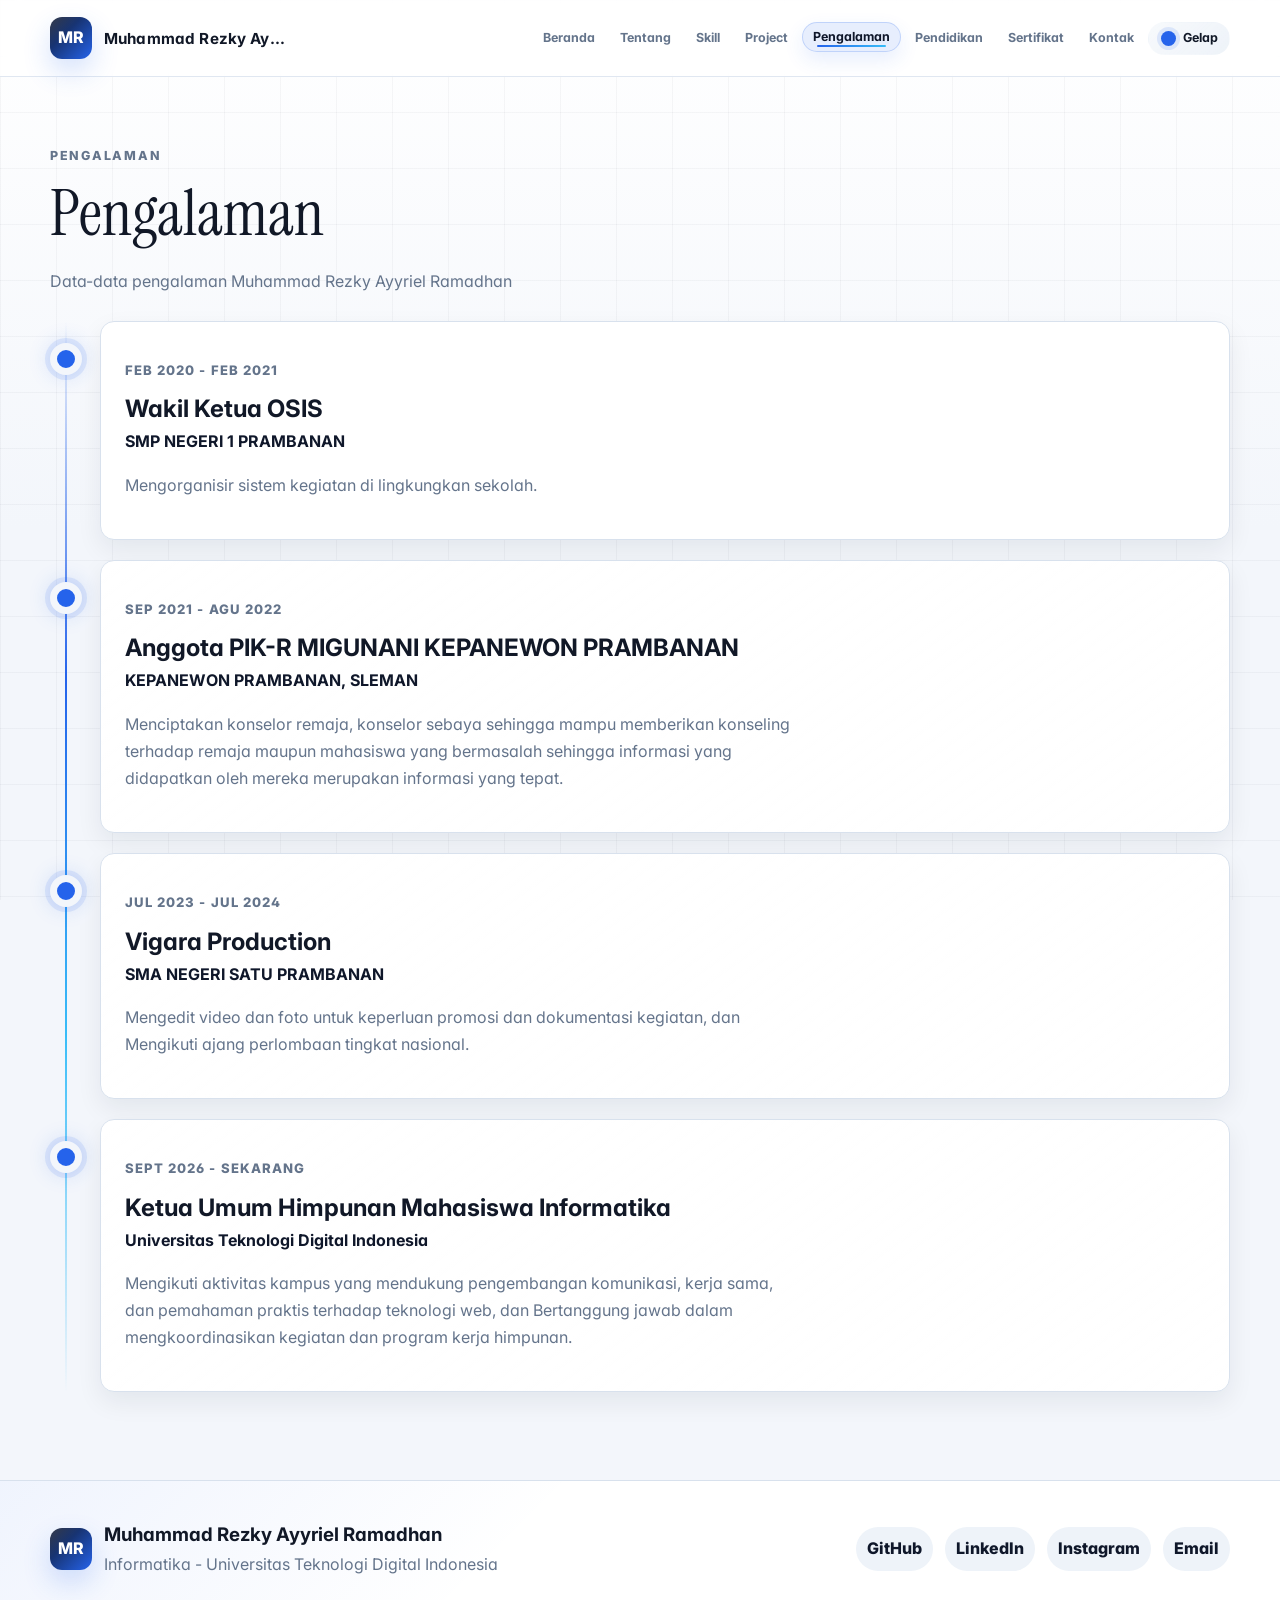
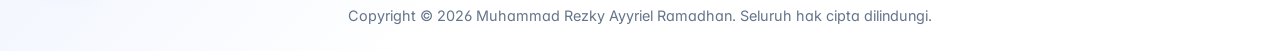
<file: experience.html>
<!doctype html>
<html lang="id">
  <head>
    <meta charset="UTF-8" />
    <meta name="viewport" content="width=device-width, initial-scale=1.0" />
    <title>Pengalaman - Muhammad Rezky Ayyriel Ramadhan</title>
    <meta
      name="description"
      content="Saya merupakan mahasiswa Informatika di Universitas Teknologi Digital Indonesia. Saya memiliki minat pada pengembangan website, khususnya pada tampilan antarmuka, interaksi pengguna, PHP, dan pengelolaan database. Saya terus mengembangkan kemampuan melalui project sederhana, praktikum, dan eksplorasi teknologi web."
    />
    <link rel="preconnect" href="https://fonts.googleapis.com" />
    <link rel="preconnect" href="https://fonts.gstatic.com" crossorigin />
    <link
      href="https://fonts.googleapis.com/css2?family=Instrument+Serif:ital@0;1&family=Inter:wght@400;600;700;800;900&display=swap"
      rel="stylesheet"
    />
    <link rel="stylesheet" href="assets/css/style.css" />
  </head>
  <body>
    <header class="site-header">
      <nav class="navbar container">
        <a class="brand" href="index.html">
          <span>MR</span>
          <strong>Muhammad Rezky Ayyriel Ramadhan</strong>
        </a>
        <button
          class="nav-toggle"
          type="button"
          aria-label="Buka menu"
          aria-expanded="false"
          data-nav-toggle
        >
          <span></span>
          <span></span>
          <span></span>
        </button>
        <div class="nav-menu" data-nav-menu>
          <a class="" href="index.html">Beranda</a>
          <a class="" href="about.html">Tentang</a>
          <a class="" href="skills.html">Skill</a>
          <a class="" href="projects.html">Project</a>
          <a class="active" href="experience.html">Pengalaman</a>
          <a class="" href="education.html">Pendidikan</a>
          <a class="" href="certificates.html">Sertifikat</a>
          <a class="" href="contact.html">Kontak</a>
          <button class="theme-toggle" type="button" data-theme-toggle>
            <span
              class="theme-toggle-icon"
              aria-hidden="true"
              data-theme-icon
            ></span>
            <span data-theme-label>Gelap</span>
          </button>
        </div>
      </nav>
    </header>

    <main class="section page-section">
      <div class="container section-heading">
        <p class="eyebrow">Pengalaman</p>
        <h1>Pengalaman</h1>
        <p>Data-data pengalaman Muhammad Rezky Ayyriel Ramadhan</p>
      </div>
      <div class="container timeline">
        <article class="timeline-item">
          <span></span>
          <div>
            <p class="card-meta">Feb 2020 - feb 2021</p>
            <h2>Wakil Ketua OSIS</h2>
            <strong>SMP NEGERI 1 PRAMBANAN</strong>
            <p>Mengorganisir sistem kegiatan di lingkungkan sekolah.</p>
          </div>
        </article>

        <article class="timeline-item">
          <span></span>
          <div>
            <p class="card-meta">Sep 2021 - Agu 2022</p>
            <h2>Anggota PIK-R MIGUNANI KEPANEWON PRAMBANAN</h2>
            <strong>KEPANEWON PRAMBANAN, SLEMAN</strong>
            <p>
              Menciptakan konselor remaja, konselor sebaya sehingga mampu
              memberikan konseling terhadap remaja maupun mahasiswa yang
              bermasalah sehingga informasi yang didapatkan oleh mereka
              merupakan informasi yang tepat.
            </p>
          </div>
        </article>

        <article class="timeline-item">
          <span></span>
          <div>
            <p class="card-meta">Jul 2023 - Jul 2024</p>
            <h2>Vigara Production</h2>
            <strong>SMA NEGERI SATU PRAMBANAN</strong>
            <p>
              Mengedit video dan foto untuk keperluan promosi dan dokumentasi
              kegiatan, dan Mengikuti ajang perlombaan tingkat nasional.
            </p>
          </div>
        </article>

        <article class="timeline-item">
          <span></span>
          <div>
            <p class="card-meta">SEPT 2026 - SEKARANG</p>
            <h2>Ketua Umum Himpunan Mahasiswa Informatika</h2>
            <strong>Universitas Teknologi Digital Indonesia</strong>
            <p>
              Mengikuti aktivitas kampus yang mendukung pengembangan komunikasi,
              kerja sama, dan pemahaman praktis terhadap teknologi web, dan
              Bertanggung jawab dalam mengkoordinasikan kegiatan dan program
              kerja himpunan.
            </p>
          </div>
        </article>
      </div>
    </main>

    <footer class="site-footer">
      <div class="container footer-grid">
        <div class="footer-profile">
          <span>MR</span>
          <div>
            <h3>Muhammad Rezky Ayyriel Ramadhan</h3>
            <p>Informatika - Universitas Teknologi Digital Indonesia</p>
          </div>
        </div>
        <div class="footer-links">
          <a href="https://github.com/" target="_blank" rel="noopener"
            >GitHub</a
          >
          <a href="https://www.linkedin.com/" target="_blank" rel="noopener"
            >LinkedIn</a
          >
          <a href="https://www.instagram.com/" target="_blank" rel="noopener"
            >Instagram</a
          >
          <a href="mailto:ayyriel@example.com">Email</a>
        </div>
      </div>
      <p class="copyright">
        Copyright &copy; 2026 Muhammad Rezky Ayyriel Ramadhan. Seluruh hak cipta
        dilindungi.
      </p>
    </footer>
    <script src="assets/js/script.js"></script>
  </body>
</html>
</file>
<file: assets/css/style.css>
:root {
  --primary: #0f172a;
  --primary-600: #1e3a8a;
  --accent: #2563eb;
  --accent-2: #38bdf8;
  --accent-3: #0ea5e9;
  --accent-soft: rgba(37, 99, 235, 0.11);
  --bg: #f3f6fb;
  --surface: #ffffff;
  --surface-soft: #eef3f9;
  --text: #111827;
  --muted: #64748b;
  --border: #d8e1ed;
  --danger: #b42318;
  --danger-soft: rgba(180, 35, 24, 0.11);
  --success: #067647;
  --success-soft: rgba(6, 118, 71, 0.11);
  --shadow-sm: 0 10px 26px rgba(17, 24, 39, 0.07);
  --shadow-md: 0 18px 44px rgba(17, 24, 39, 0.12);
  --shadow-glow: 0 14px 38px rgba(37, 99, 235, 0.2);
  --radius: 14px;
  --radius-lg: 22px;
  --container: 1180px;
  --font-display: Georgia, "Times New Roman", serif;
}

body.dark {
  --primary: #93c5fd;
  --primary-600: #bfdbfe;
  --accent: #60a5fa;
  --accent-2: #38bdf8;
  --accent-3: #22d3ee;
  --accent-soft: rgba(96, 165, 250, 0.16);
  --bg: #0b1120;
  --surface: #111827;
  --surface-soft: #172033;
  --text: #f8fafc;
  --muted: #a8b3c7;
  --border: #263247;
  --shadow-sm: 0 12px 30px rgba(0, 0, 0, 0.24);
  --shadow-md: 0 24px 70px rgba(0, 0, 0, 0.36);
  --shadow-glow: 0 22px 58px rgba(96, 165, 250, 0.18);
}

* {
  box-sizing: border-box;
}

html {
  scroll-behavior: smooth;
}

body {
  margin: 0;
  font-family:
    Inter,
    ui-sans-serif,
    system-ui,
    -apple-system,
    BlinkMacSystemFont,
    "Segoe UI",
    Arial,
    sans-serif;
  font-size: 16px;
  font-feature-settings: "cv02", "cv03", "cv04", "cv11";
  background: linear-gradient(
    180deg,
    #ffffff 0%,
    var(--bg) 32%,
    var(--bg) 100%
  );
  color: var(--text);
  line-height: 1.7;
  text-rendering: optimizeLegibility;
}

body::before {
  content: "";
  position: fixed;
  inset: 0;
  z-index: -2;
  pointer-events: none;
  background:
    linear-gradient(rgba(17, 24, 39, 0.035) 1px, transparent 1px),
    linear-gradient(90deg, rgba(17, 24, 39, 0.035) 1px, transparent 1px);
  background-size: 56px 56px;
}

body.dark::before {
  background:
    linear-gradient(rgba(246, 240, 227, 0.035) 1px, transparent 1px),
    linear-gradient(90deg, rgba(246, 240, 227, 0.035) 1px, transparent 1px);
}

a {
  color: inherit;
  text-decoration: none;
}

img {
  display: block;
  max-width: 100%;
}

button,
input,
textarea {
  font: inherit;
}

select {
  font: inherit;
}

.container {
  width: min(var(--container), calc(100% - 40px));
  margin: 0 auto;
}

.site-header {
  position: sticky;
  top: 0;
  z-index: 100;
  border-bottom: 1px solid rgba(216, 225, 237, 0.78);
  background: rgba(255, 255, 255, 0.82);
  backdrop-filter: blur(10px);
  transition:
    background 0.24s ease,
    border-color 0.24s ease,
    box-shadow 0.24s ease;
}

body.dark .site-header {
  border-bottom-color: rgba(38, 50, 71, 0.86);
  background: rgba(11, 17, 32, 0.84);
}

.site-header.is-scrolled {
  border-bottom-color: rgba(37, 99, 235, 0.18);
  background: rgba(255, 255, 255, 0.9);
  box-shadow: 0 12px 30px rgba(17, 24, 39, 0.07);
}

body.dark .site-header.is-scrolled {
  background: rgba(17, 17, 15, 0.9);
  box-shadow: 0 18px 50px rgba(0, 0, 0, 0.28);
}

.navbar {
  position: relative;
  display: flex;
  align-items: center;
  justify-content: space-between;
  min-height: 76px;
  gap: 18px;
}

.brand,
.footer-profile,
.admin-brand {
  display: flex;
  align-items: center;
  gap: 12px;
}

.brand {
  flex: 0 1 260px;
  min-width: 188px;
  transition: transform 0.24s ease;
}

.brand:hover {
  transform: translateY(-1px);
}

.brand span,
.footer-profile span,
.admin-brand span,
.login-logo {
  display: grid;
  place-items: center;
  width: 42px;
  height: 42px;
  border-radius: 12px;
  background:
    linear-gradient(135deg, rgba(255, 255, 255, 0.16), transparent 38%),
    linear-gradient(135deg, var(--primary), var(--accent));
  color: #ffffff;
  font-weight: 800;
  letter-spacing: 0;
  box-shadow: 0 12px 28px rgba(37, 99, 235, 0.2);
}

.brand strong {
  max-width: 188px;
  line-height: 1.25;
  font-size: 0.95rem;
  letter-spacing: 0.01em;
  overflow: hidden;
  text-overflow: ellipsis;
  white-space: nowrap;
}

.nav-menu {
  flex: 1 1 auto;
  min-width: 0;
  display: flex;
  align-items: center;
  justify-content: flex-end;
  gap: 3px;
  flex-wrap: nowrap;
  white-space: nowrap;
}

.nav-menu a,
.theme-toggle {
  position: relative;
  display: inline-flex;
  align-items: center;
  justify-content: center;
  border: 1px solid transparent;
  border-radius: 999px;
  padding: 8px 10px;
  background: transparent;
  color: var(--muted);
  font-size: clamp(0.78rem, 0.68vw, 0.9rem);
  font-weight: 700;
  line-height: 1;
  cursor: pointer;
  transition:
    color 0.24s ease,
    background 0.24s ease,
    border-color 0.24s ease,
    transform 0.24s ease,
    box-shadow 0.24s ease;
}

.nav-menu a:hover,
.nav-menu a.active,
.theme-toggle:hover {
  color: var(--primary);
  background: var(--accent-soft);
  border-color: rgba(37, 99, 235, 0.2);
  box-shadow: 0 8px 20px rgba(37, 99, 235, 0.11);
  transform: translateY(-1px);
}

.nav-menu a.active::after {
  content: "";
  position: absolute;
  left: 14px;
  right: 14px;
  bottom: 4px;
  height: 2px;
  border-radius: 999px;
  background: linear-gradient(90deg, var(--accent), var(--accent-2));
}

.theme-toggle {
  display: inline-flex;
  align-items: center;
  justify-content: center;
  gap: 7px;
  min-width: 82px;
  background:
    linear-gradient(135deg, rgba(255, 255, 255, 0.55), transparent),
    var(--surface-soft);
  color: var(--text);
}

.theme-toggle-icon {
  position: relative;
  display: inline-block;
  width: 15px;
  height: 15px;
  border-radius: 50%;
  background: var(--accent);
  box-shadow: 0 0 0 4px rgba(37, 99, 235, 0.12);
  transition:
    background 0.24s ease,
    box-shadow 0.24s ease,
    transform 0.24s ease;
}

.theme-toggle-icon::after {
  content: "";
  position: absolute;
  inset: -1px -1px 1px 5px;
  border-radius: inherit;
  background: var(--surface-soft);
  transform: scale(0);
  transform-origin: center;
  transition: transform 0.24s ease;
}

body.dark .theme-toggle-icon {
  background: #f8fafc;
  box-shadow: 0 0 0 4px rgba(246, 240, 227, 0.12);
}

body.dark .theme-toggle-icon::after {
  transform: scale(1);
}

.nav-toggle {
  display: none;
  width: 44px;
  height: 44px;
  border: 1px solid var(--border);
  border-radius: 12px;
  background: var(--surface);
  cursor: pointer;
  box-shadow: var(--shadow-sm);
}

.nav-toggle span {
  display: block;
  width: 20px;
  height: 2px;
  margin: 5px auto;
  border-radius: 999px;
  background: var(--text);
  transition:
    transform 0.2s ease,
    opacity 0.2s ease;
}

.nav-toggle.open span:nth-child(1) {
  transform: translateY(7px) rotate(45deg);
}

.nav-toggle.open span:nth-child(2) {
  opacity: 0;
}

.nav-toggle.open span:nth-child(3) {
  transform: translateY(-7px) rotate(-45deg);
}

.section,
.page-section {
  padding: 68px 0;
}

.section-elevated {
  padding-top: 42px;
}

.page-section > .section-heading:first-child {
  display: block;
}

.page-section > .section-heading:first-child h1,
.page-section > .section-heading:first-child p {
  max-width: 780px;
}

.section-muted {
  border-top: 1px solid var(--border);
  border-bottom: 1px solid var(--border);
  background:
    linear-gradient(135deg, rgba(37, 99, 235, 0.07), transparent 36%),
    linear-gradient(245deg, rgba(56, 189, 248, 0.08), transparent 42%),
    var(--surface-soft);
}

.section-showcase {
  position: relative;
  overflow: hidden;
}

.section-showcase::before {
  content: "";
  position: absolute;
  inset: 0;
  pointer-events: none;
  background:
    linear-gradient(rgba(17, 24, 39, 0.035) 1px, transparent 1px),
    linear-gradient(90deg, rgba(17, 24, 39, 0.035) 1px, transparent 1px);
  background-size: 54px 54px;
}

.section-showcase > .container {
  position: relative;
  z-index: 1;
}

.hero-section {
  position: relative;
  overflow: hidden;
  min-height: calc(100vh - 76px);
  display: flex;
  align-items: center;
  padding: 84px 0 108px;
  background: linear-gradient(115deg, #080d19 0%, #0f192f 58%, #1e3a8a 100%);
  border-bottom: 1px solid var(--border);
  isolation: isolate;
}

.hero-section::before,
.hero-section::after {
  content: "";
  position: absolute;
  pointer-events: none;
}

.hero-section::before {
  inset: 0;
  background:
    linear-gradient(
      120deg,
      transparent 0 62%,
      rgba(255, 255, 255, 0.08) 62% 63%,
      transparent 63%
    ),
    linear-gradient(rgba(255, 255, 255, 0.055) 1px, transparent 1px),
    linear-gradient(90deg, rgba(255, 255, 255, 0.055) 1px, transparent 1px);
  background-size:
    100% 100%,
    56px 56px,
    56px 56px;
  mask-image: linear-gradient(90deg, rgba(0, 0, 0, 0.92), transparent 88%);
  z-index: -1;
}

.hero-section::after {
  right: -12vw;
  top: -12vw;
  width: min(680px, 58vw);
  aspect-ratio: 1;
  border-radius: 50%;
  background: radial-gradient(
    circle at 50% 50%,
    rgba(37, 99, 235, 0.3),
    transparent 64%
  );
  opacity: 0.55;
  z-index: -1;
}

body.dark .hero-section {
  background: linear-gradient(115deg, #080d19 0%, #0f192f 58%, #1e3a8a 100%);
}

.hero-bg {
  position: absolute;
  inset: 0;
  z-index: -1;
  pointer-events: none;
  background:
    radial-gradient(
      circle at 16% 24%,
      rgba(37, 99, 235, 0.16),
      transparent 24%
    ),
    radial-gradient(
      circle at 72% 80%,
      rgba(56, 189, 248, 0.18),
      transparent 30%
    );
}

.hero-bg::before {
  content: "";
  position: absolute;
  inset: auto 0 0;
  height: 42%;
  background: linear-gradient(to top, rgba(244, 246, 248, 0.12), transparent);
}

.hero-grid,
.about-grid,
.contact-grid {
  display: grid;
  grid-template-columns: minmax(0, 1.08fr) minmax(340px, 0.86fr);
  gap: clamp(34px, 5vw, 64px);
  align-items: center;
}

.hero-grid {
  position: relative;
  z-index: 1;
}

.hero-content h1,
.page-section h1,
.page-hero h1 {
  margin: 0 0 18px;
  color: var(--text);
  font-family: "Instrument Serif", var(--font-display);
  font-weight: 400;
  font-size: clamp(2.15rem, 5vw, 4.55rem);
  line-height: 1.05;
  letter-spacing: 0;
  text-wrap: balance;
}

.hero-content h1 {
  max-width: 760px;
  color: #f8fafc;
  font-size: clamp(2.85rem, 6vw, 5.55rem);
  line-height: 0.98;
  text-wrap: balance;
}

.hero-content p,
.section-heading p,
.page-hero p,
.profile-summary p,
.about-grid p,
.contact-grid p,
.skill-card p,
.project-card p,
.timeline-item p,
.login-intro p,
.login-card p {
  color: var(--muted);
  max-width: 68ch;
}

.hero-content > p:not(.eyebrow):not(.hero-subtitle) {
  max-width: 650px;
  color: rgba(236, 243, 255, 0.76);
  font-size: 1.02rem;
}

.hero-subtitle {
  max-width: 640px;
  color: #bfdbfe !important;
  font-size: 1.08rem;
  font-weight: 800;
  line-height: 1.55;
}

.eyebrow {
  margin: 0 0 10px;
  color: var(--accent);
  font-size: 0.78rem;
  font-weight: 800;
  letter-spacing: 0.14em;
  text-transform: uppercase;
}

h1,
h2,
h3,
h4 {
  color: var(--text);
  text-wrap: balance;
}

p {
  overflow-wrap: anywhere;
}

.hero-section .eyebrow {
  color: #bfdbfe;
}

.badge-row,
.tag-row,
.hero-actions,
.card-actions,
.social-row {
  display: flex;
  flex-wrap: wrap;
  gap: 10px;
}

.badge-row {
  margin-bottom: 22px;
}

.badge,
.tag {
  display: inline-flex;
  align-items: center;
  min-height: 30px;
  border: 1px solid rgba(37, 99, 235, 0.2);
  border-radius: 999px;
  padding: 6px 11px;
  background: var(--accent-soft);
  color: var(--primary);
  font-size: 0.82rem;
  font-weight: 800;
}

.hero-section .badge {
  border-color: rgba(191, 219, 254, 0.28);
  background: rgba(255, 255, 255, 0.12);
  color: #f8fafc;
}

.tag {
  background: rgba(255, 255, 255, 0.52);
  color: var(--muted);
}

body.dark .tag {
  background: rgba(255, 255, 255, 0.06);
}

.hero-actions,
.card-actions,
.social-row {
  margin-top: 24px;
}

.hero-metrics {
  display: grid;
  grid-template-columns: repeat(3, minmax(0, 1fr));
  gap: 10px;
  width: 100%;
  margin-top: 14px;
}

.hero-metrics div {
  min-height: 86px;
  border: 1px solid rgba(255, 255, 255, 0.14);
  border-radius: 16px;
  padding: 14px;
  background: rgba(255, 255, 255, 0.09);
  color: #ffffff;
}

.hero-metrics strong {
  display: block;
  color: #bfdbfe;
  font-family: "Instrument Serif", var(--font-display);
  font-size: clamp(1.9rem, 3vw, 2.45rem);
  font-weight: 400;
  line-height: 0.95;
}

.hero-metrics span {
  display: block;
  margin-top: 8px;
  color: rgba(236, 243, 255, 0.68);
  font-size: 0.7rem;
  font-weight: 800;
  letter-spacing: 0.1em;
  text-transform: uppercase;
}

.capability-strip {
  position: relative;
  z-index: 2;
  margin-top: -42px;
  padding-bottom: 28px;
}

.capability-grid {
  display: grid;
  grid-template-columns: repeat(3, minmax(0, 1fr));
  gap: 1px;
  overflow: hidden;
  border: 1px solid rgba(220, 227, 234, 0.86);
  border-radius: 20px;
  background: rgba(220, 227, 234, 0.86);
  box-shadow: var(--shadow-md);
}

.capability-grid article {
  min-height: 166px;
  padding: 24px;
  background:
    linear-gradient(
      145deg,
      rgba(255, 255, 255, 0.9),
      rgba(255, 255, 255, 0.72)
    ),
    var(--surface);
}

body.dark .capability-grid {
  border-color: rgba(38, 50, 71, 0.86);
  background: rgba(38, 50, 71, 0.86);
}

body.dark .capability-grid article {
  background:
    linear-gradient(
      145deg,
      rgba(255, 255, 255, 0.06),
      rgba(255, 255, 255, 0.02)
    ),
    var(--surface);
}

.capability-grid span {
  color: var(--accent);
  font-size: 0.78rem;
  font-weight: 900;
  letter-spacing: 0.14em;
}

.capability-grid h2 {
  margin: 16px 0 8px;
  font-size: 1.08rem;
  line-height: 1.2;
}

.capability-grid p {
  margin: 0;
  color: var(--muted);
}

.btn {
  display: inline-flex;
  align-items: center;
  justify-content: center;
  min-height: 43px;
  border: 1px solid transparent;
  border-radius: 10px;
  padding: 10px 16px;
  font-weight: 800;
  cursor: pointer;
  transition:
    transform 0.24s ease,
    box-shadow 0.24s ease,
    background 0.24s ease,
    border-color 0.24s ease,
    color 0.24s ease;
}

.btn:hover {
  transform: translateY(-3px);
}

.btn:active {
  transform: translateY(-1px) scale(0.99);
}

.btn-primary {
  background:
    linear-gradient(135deg, rgba(255, 255, 255, 0.18), transparent 36%),
    linear-gradient(135deg, #1e3a8a, #2563eb);
  color: #ffffff;
  box-shadow: var(--shadow-glow);
}

.btn-outline {
  border-color: var(--border);
  background: rgba(255, 255, 255, 0.82);
  color: var(--primary);
}

.btn-outline:hover {
  border-color: rgba(37, 99, 235, 0.3);
  box-shadow: var(--shadow-sm);
}

.btn-ghost {
  background: transparent;
  color: var(--muted);
}

.hero-section .btn-outline {
  border-color: rgba(255, 255, 255, 0.24);
  background: rgba(255, 255, 255, 0.08);
  color: #f8fafc;
}

.hero-section .btn-ghost {
  color: rgba(248, 250, 252, 0.82);
}

.btn-danger {
  background: var(--danger);
  color: #ffffff;
}

.btn-small {
  min-height: 34px;
  padding: 7px 11px;
  border-radius: 10px;
  font-size: 0.86rem;
}

.hero-visual {
  position: relative;
  justify-self: end;
  width: min(440px, 100%);
  min-height: 0;
  perspective: 1000px;
}

.hero-panel {
  position: relative;
  overflow: hidden;
  min-height: 0;
  border: 1px solid rgba(255, 255, 255, 0.18);
  border-radius: 28px;
  padding: 18px;
  background:
    linear-gradient(
      145deg,
      rgba(255, 255, 255, 0.13),
      rgba(255, 255, 255, 0.04)
    ),
    rgba(10, 16, 30, 0.84);
  box-shadow: 0 20px 48px rgba(0, 0, 0, 0.26);
}

.hero-panel::before {
  content: "";
  position: absolute;
  inset: 16px;
  border: 1px solid rgba(255, 255, 255, 0.14);
  border-radius: 20px;
  pointer-events: none;
}

.hero-panel::after {
  content: "";
  position: absolute;
  right: -70px;
  bottom: -70px;
  width: 220px;
  height: 220px;
  border-radius: 50%;
  background: radial-gradient(
    circle at 50% 50%,
    rgba(37, 99, 235, 0.32),
    transparent 70%
  );
  pointer-events: none;
}

.hero-panel-top,
.hero-panel-footer {
  position: relative;
  z-index: 3;
  display: grid;
  gap: 4px;
  color: #f8fafc;
}

.hero-panel-top {
  padding: 6px 6px 14px;
}

.hero-panel-footer {
  margin-top: 12px;
  border: 1px solid rgba(255, 255, 255, 0.14);
  border-radius: 18px;
  padding: 14px;
  background: rgba(255, 255, 255, 0.08);
}

.hero-panel-top span,
.hero-panel-footer span {
  color: rgba(236, 243, 255, 0.66);
  font-size: 0.78rem;
  font-weight: 800;
  letter-spacing: 0.12em;
  text-transform: uppercase;
}

.hero-panel-top strong {
  font-family: "Instrument Serif", var(--font-display);
  font-size: clamp(1.85rem, 3vw, 2.7rem);
  font-weight: 400;
  line-height: 0.98;
  overflow-wrap: anywhere;
}

.hero-panel-footer strong {
  color: #ffffff;
  line-height: 1.3;
  overflow-wrap: anywhere;
}

.hero-photo-wrap {
  position: relative;
  overflow: hidden;
  z-index: 2;
  width: 100%;
  margin-left: 0;
  border: 1px solid rgba(191, 219, 254, 0.26);
  border-radius: 20px;
  background: rgba(191, 219, 254, 0.08);
  box-shadow: 0 22px 58px rgba(0, 0, 0, 0.26);
}

.hero-photo-wrap::before {
  content: "";
  position: absolute;
  inset: 10px;
  z-index: 2;
  border: 1px solid rgba(191, 219, 254, 0.18);
  border-radius: 16px;
  pointer-events: none;
}

.hero-photo-wrap::after {
  content: "";
  position: absolute;
  inset: 0;
  z-index: 1;
  background: linear-gradient(
    135deg,
    rgba(255, 255, 255, 0.18),
    transparent 42%,
    rgba(37, 99, 235, 0.2)
  );
  pointer-events: none;
}

.hero-photo {
  width: 100%;
  aspect-ratio: 4 / 4.25;
  object-fit: cover;
  filter: saturate(0.92) contrast(1.04);
  transform: scale(1.01);
  transition:
    transform 0.7s ease,
    filter 0.7s ease;
}

.hero-panel:hover .hero-photo {
  filter: saturate(1.02) contrast(1.06);
  transform: scale(1.045);
}

.section-heading,
.page-hero {
  margin-bottom: 26px;
}

.section-heading {
  display: flex;
  align-items: end;
  justify-content: space-between;
  gap: 18px;
}

.section-heading > div,
.section-heading > p {
  max-width: 720px;
}

.section-heading h1,
.section-heading h2,
.profile-summary h2,
.panel-header h2 {
  margin: 0;
  line-height: 1.18;
}

.section-heading h1,
.section-heading h2 {
  font-family: "Instrument Serif", var(--font-display);
  font-weight: 400;
  letter-spacing: 0;
}

.section-heading h1 {
  font-size: clamp(2.2rem, 5vw, 4.1rem);
}

.section-heading h2 {
  font-size: clamp(1.7rem, 3vw, 2.45rem);
}

.section-link {
  color: var(--primary);
  font-weight: 800;
  transition:
    color 0.2s ease,
    transform 0.2s ease;
}

.section-link::after {
  content: " ->";
  color: var(--accent);
}

.section-link:hover {
  color: var(--accent);
  transform: translateX(3px);
}

.card-grid,
.project-grid {
  display: grid;
  grid-template-columns: repeat(3, minmax(0, 1fr));
  gap: 18px;
}

.skill-card,
.project-card,
.bio-card,
.form-card,
.contact-info-card,
.profile-summary,
.timeline-item div,
.empty-state,
.admin-panel,
.stat-card,
.login-card,
.login-intro {
  border: 1px solid var(--border);
  border-radius: var(--radius);
  background:
    linear-gradient(
      145deg,
      rgba(255, 255, 255, 0.78),
      rgba(255, 255, 255, 0.52)
    ),
    var(--surface);
  box-shadow: var(--shadow-sm);
}

body.dark .skill-card,
body.dark .project-card,
body.dark .bio-card,
body.dark .form-card,
body.dark .contact-info-card,
body.dark .profile-summary,
body.dark .timeline-item div,
body.dark .empty-state,
body.dark .admin-panel,
body.dark .stat-card,
body.dark .login-card,
body.dark .login-intro {
  background:
    linear-gradient(
      145deg,
      rgba(255, 255, 255, 0.055),
      rgba(255, 255, 255, 0.02)
    ),
    var(--surface);
}

.skill-card,
.profile-summary,
.bio-card,
.form-card,
.contact-info-card,
.empty-state {
  padding: 24px;
}

.skill-card {
  min-height: 214px;
  display: flex;
  flex-direction: column;
}

.profile-summary,
.bio-card,
.form-card,
.contact-info-card {
  position: relative;
  overflow: hidden;
}

.skill-card,
.project-card,
.timeline-item div,
.focus-grid article {
  position: relative;
  transition:
    transform 0.32s ease,
    border-color 0.32s ease,
    box-shadow 0.32s ease;
}

.skill-card::before,
.project-card::before,
.timeline-item div::before,
.focus-grid article::before,
.profile-summary::before,
.bio-card::before,
.form-card::before,
.contact-info-card::before {
  content: "";
  position: absolute;
  inset: 0;
  border-radius: inherit;
  pointer-events: none;
  background: linear-gradient(
    135deg,
    rgba(37, 99, 235, 0.14),
    transparent 38%,
    rgba(56, 189, 248, 0.1)
  );
  opacity: 0;
  transition: opacity 0.28s ease;
}

.skill-card:hover,
.project-card:hover,
.timeline-item:hover div,
.focus-grid article:hover {
  transform: translateY(-8px);
  border-color: rgba(37, 99, 235, 0.32);
  box-shadow: var(--shadow-md);
}

.skill-card:hover::before,
.project-card:hover::before,
.timeline-item:hover div::before,
.focus-grid article:hover::before,
.profile-summary:hover::before,
.bio-card:hover::before,
.form-card:hover::before,
.contact-info-card:hover::before {
  opacity: 1;
}

.skill-card > *,
.project-card > *,
.timeline-item div > *,
.focus-grid article > *,
.profile-summary > *,
.bio-card > *,
.form-card > *,
.contact-info-card > * {
  position: relative;
  z-index: 1;
}

.card-topline {
  display: flex;
  align-items: center;
  justify-content: space-between;
  gap: 12px;
}

.card-meta {
  color: var(--accent);
  font-size: 0.82rem;
  font-weight: 800;
  letter-spacing: 0.08em;
  text-transform: uppercase;
}

.skill-card h2,
.skill-card h3,
.project-card h2,
.project-card h3 {
  margin: 10px 0 10px;
  line-height: 1.25;
}

.skill-card p {
  margin-bottom: 0;
}

.progress {
  overflow: hidden;
  height: 9px;
  margin-top: auto;
  border-radius: 999px;
  background: var(--surface-soft);
}

.progress span {
  display: block;
  height: 100%;
  border-radius: 999px;
  background: linear-gradient(90deg, #1e3a8a, #2563eb, #38bdf8);
  box-shadow: 0 0 18px rgba(37, 99, 235, 0.22);
  transform-origin: left;
  animation: progressFill 1.15s cubic-bezier(0.2, 0.9, 0.2, 1) both;
}

.project-card {
  display: flex;
  flex-direction: column;
  overflow: hidden;
  border-radius: 18px;
}

.project-card img {
  width: 100%;
  height: 220px;
  object-fit: cover;
  background: var(--surface-soft);
  transition:
    transform 0.45s ease,
    filter 0.45s ease;
}

.project-card:hover img {
  filter: saturate(1.06) contrast(1.03);
  transform: scale(1.045);
}

.project-card > div {
  display: flex;
  flex: 1;
  flex-direction: column;
  padding: 22px;
}

.project-card .card-actions {
  margin-top: auto;
  padding-top: 18px;
}

.certificate-card img {
  object-fit: contain;
  padding: 18px;
}

.page-hero {
  max-width: 1000px;
}

.page-hero h1 {
  text-wrap: initial;
}

.page-hero p {
  max-width: 76ch;
}

.about-grid {
  align-items: stretch;
}

.focus-grid {
  display: grid;
  grid-template-columns: repeat(2, minmax(0, 1fr));
  gap: 16px;
  margin-top: 24px;
}

.focus-grid article {
  border: 1px solid var(--border);
  border-radius: var(--radius);
  padding: 18px;
  background:
    linear-gradient(145deg, rgba(37, 99, 235, 0.08), rgba(56, 189, 248, 0.06)),
    var(--surface-soft);
}

.focus-grid span {
  color: var(--accent);
  font-weight: 900;
}

.focus-grid h3 {
  margin: 8px 0;
}

.bio-card img {
  width: 190px;
  height: 190px;
  margin: 0 0 20px;
  border-radius: 22px;
  object-fit: cover;
  border: 1px solid var(--border);
  box-shadow: var(--shadow-sm);
}

.bio-card dl {
  margin: 0;
}

.bio-card div {
  display: grid;
  grid-template-columns: 120px 1fr;
  gap: 12px;
  padding: 13px 0;
  border-bottom: 1px solid var(--border);
}

.bio-card div:last-child {
  border-bottom: 0;
}

.bio-card dt {
  color: var(--muted);
  font-size: 0.9rem;
}

.bio-card dd {
  min-width: 0;
  margin: 0;
  overflow-wrap: anywhere;
  font-weight: 800;
}

.timeline {
  position: relative;
}

.timeline::before {
  content: "";
  position: absolute;
  left: 15px;
  top: 0;
  bottom: 0;
  width: 2px;
  background: linear-gradient(
    to bottom,
    transparent,
    var(--accent),
    var(--accent-2),
    transparent
  );
}

.timeline-item {
  position: relative;
  display: grid;
  grid-template-columns: 32px 1fr;
  gap: 18px;
  margin-bottom: 20px;
}

.timeline-item > span {
  position: relative;
  z-index: 1;
  width: 32px;
  height: 32px;
  margin-top: 22px;
  border: 7px solid var(--bg);
  border-radius: 50%;
  background: var(--accent);
  box-shadow:
    0 0 0 5px var(--accent-soft),
    0 0 22px rgba(37, 99, 235, 0.22);
}

.section-muted .timeline-item > span {
  border-color: var(--surface-soft);
}

.timeline-item div {
  padding: 24px;
}

.timeline-item strong {
  color: var(--primary);
}

.timeline-item h2 {
  margin: 4px 0;
  line-height: 1.25;
}

.contact-grid {
  align-items: start;
}

.contact-info-card h1 {
  margin: 0 0 18px;
  font-family: "Instrument Serif", var(--font-display);
  font-weight: 400;
  line-height: 1.12;
}

.contact-list {
  display: grid;
  gap: 12px;
  margin-top: 22px;
}

.contact-list p {
  display: flex;
  align-items: center;
  gap: 12px;
  margin: 0;
}

.contact-list span {
  display: grid;
  place-items: center;
  width: 34px;
  height: 34px;
  border-radius: 10px;
  background:
    linear-gradient(135deg, rgba(255, 255, 255, 0.26), transparent),
    var(--accent-soft);
  color: var(--primary);
  font-weight: 900;
}

.social-row a {
  color: var(--primary);
  font-weight: 800;
  transition:
    color 0.2s ease,
    transform 0.2s ease;
}

.social-row a:hover {
  color: var(--accent);
  transform: translateY(-2px);
}

form label {
  display: block;
  margin: 14px 0 7px;
  color: var(--text);
  font-weight: 800;
}

input,
textarea {
  width: 100%;
  border: 1px solid var(--border);
  border-radius: 12px;
  padding: 12px 14px;
  background: rgba(255, 255, 255, 0.68);
  color: var(--text);
  transition:
    border-color 0.2s ease,
    box-shadow 0.2s ease;
}

input[type="file"] {
  cursor: pointer;
  padding: 10px 12px;
}

input[type="file"]::file-selector-button {
  margin-right: 12px;
  border: 0;
  border-radius: 9px;
  padding: 8px 12px;
  background: var(--primary);
  color: #ffffff;
  font-weight: 800;
  cursor: pointer;
}

body.dark input,
body.dark textarea {
  background: rgba(255, 255, 255, 0.05);
}

textarea {
  resize: vertical;
}

input:focus,
textarea:focus {
  outline: none;
  border-color: var(--accent);
  box-shadow: 0 0 0 4px var(--accent-soft);
}

.alert {
  margin: 14px 0;
  padding: 12px 14px;
  border: 1px solid transparent;
  border-radius: 12px;
  font-weight: 800;
}

.alert-success {
  color: var(--success);
  background: var(--success-soft);
  border-color: rgba(6, 118, 71, 0.18);
}

.alert-danger {
  color: var(--danger);
  background: var(--danger-soft);
  border-color: rgba(180, 35, 24, 0.18);
}

.empty-state {
  grid-column: 1 / -1;
  text-align: center;
}

.empty-state strong {
  display: block;
  margin-bottom: 6px;
}

.empty-state p {
  margin: 0;
  color: var(--muted);
}

.site-footer {
  padding: 38px 0 22px;
  border-top: 1px solid var(--border);
  background:
    linear-gradient(135deg, rgba(37, 99, 235, 0.07), transparent 40%),
    var(--surface);
}

.footer-grid {
  display: flex;
  align-items: center;
  justify-content: space-between;
  gap: 22px;
}

.footer-grid h3,
.footer-grid p {
  margin: 0;
}

.footer-grid p,
.copyright {
  color: var(--muted);
}

.footer-links {
  display: flex;
  flex-wrap: wrap;
  gap: 12px;
  font-weight: 800;
}

.footer-links a {
  border-radius: 999px;
  padding: 8px 11px;
  background: var(--surface-soft);
  color: var(--primary);
  transition:
    transform 0.2s ease,
    color 0.2s ease,
    background 0.2s ease;
}

.footer-links a:hover {
  background: var(--accent-soft);
  color: var(--accent);
  transform: translateY(-2px);
}

.copyright {
  margin: 26px 0 0;
  text-align: center;
  font-size: 0.9rem;
}

.login-page {
  min-height: 100vh;
  display: grid;
  place-items: center;
  padding: 28px;
  background:
    linear-gradient(135deg, rgba(37, 99, 235, 0.15), transparent 30%),
    linear-gradient(245deg, rgba(56, 189, 248, 0.13), transparent 32%),
    linear-gradient(135deg, #f8fbff, #eef4fb 54%, #e6edf7);
}

body.dark.login-page {
  background:
    linear-gradient(135deg, rgba(96, 165, 250, 0.16), transparent 30%),
    linear-gradient(245deg, rgba(56, 189, 248, 0.12), transparent 32%),
    linear-gradient(135deg, #0b1120, #111827 54%, #172033);
}

.login-shell {
  display: grid;
  grid-template-columns: minmax(0, 0.95fr) minmax(340px, 0.75fr);
  gap: 26px;
  width: min(920px, 100%);
}

.login-intro,
.login-card {
  padding: 30px;
}

.login-intro {
  display: flex;
  flex-direction: column;
  justify-content: center;
}

.login-logo {
  width: 52px;
  height: 52px;
  margin-bottom: 22px;
}

.login-intro h1,
.login-card h2 {
  margin: 0 0 12px;
  line-height: 1.12;
}

.login-card .btn {
  width: 100%;
  margin-top: 18px;
}

.back-link {
  display: inline-block;
  margin-top: 18px;
  color: var(--primary);
  font-weight: 800;
}

.admin-body {
  min-height: 100vh;
  display: grid;
  grid-template-columns: 280px minmax(0, 1fr);
  background: var(--bg);
}

.admin-sidebar {
  position: sticky;
  top: 0;
  display: flex;
  flex-direction: column;
  height: 100vh;
  padding: 22px;
  background:
    linear-gradient(180deg, rgba(37, 99, 235, 0.18), transparent 36%), #0f172a;
  color: #ffffff;
}

.admin-brand {
  margin-bottom: 24px;
}

.admin-brand span {
  background: linear-gradient(135deg, #1e3a8a, #38bdf8);
}

.admin-brand strong {
  color: #ffffff;
}

.admin-nav {
  display: grid;
  gap: 7px;
}

.admin-nav a,
.admin-sidebar-footer a {
  display: flex;
  align-items: center;
  gap: 10px;
  border-radius: 12px;
  padding: 11px 12px;
  color: #cbd5e1;
  font-weight: 800;
  transition:
    background 0.2s ease,
    color 0.2s ease,
    transform 0.2s ease;
}

.admin-nav a span {
  color: #7ca8e8;
  font-size: 0.78rem;
}

.admin-nav a:hover,
.admin-nav a.active,
.admin-sidebar-footer a:hover {
  background: rgba(96, 165, 250, 0.16);
  color: #ffffff;
  transform: translateX(2px);
}

.admin-nav a.active {
  box-shadow: inset 3px 0 0 #38bdf8;
}

.admin-sidebar-footer {
  display: grid;
  gap: 7px;
  margin-top: auto;
  padding-top: 20px;
  border-top: 1px solid rgba(255, 255, 255, 0.12);
}

.admin-main {
  min-width: 0;
  padding: 30px;
}

.admin-topbar,
.panel-header {
  display: flex;
  align-items: center;
  justify-content: space-between;
  gap: 18px;
  margin-bottom: 22px;
}

.admin-topbar {
  position: sticky;
  top: 0;
  z-index: 20;
  margin: -30px -30px 26px;
  padding: 24px 30px;
  border-bottom: 1px solid var(--border);
  background: rgba(248, 251, 255, 0.94);
}

body.dark .admin-topbar {
  background: rgba(11, 18, 32, 0.9);
}

.admin-topbar h1,
.panel-header h2 {
  margin: 0;
}

.admin-topbar-actions {
  display: flex;
  align-items: center;
  gap: 10px;
}

.admin-user {
  display: inline-flex;
  align-items: center;
  min-height: 38px;
  border: 1px solid var(--border);
  border-radius: 999px;
  padding: 8px 12px;
  background: var(--surface);
  color: var(--muted);
  font-size: 0.88rem;
  font-weight: 800;
}

.admin-grid {
  display: grid;
  grid-template-columns: repeat(5, minmax(0, 1fr));
  gap: 16px;
  margin-bottom: 22px;
}

.stat-card {
  position: relative;
  overflow: hidden;
  padding: 20px;
}

.stat-card::after {
  content: "";
  position: absolute;
  right: -34px;
  top: -34px;
  width: 92px;
  height: 92px;
  border-radius: 50%;
  background: rgba(37, 99, 235, 0.09);
}

.stat-card span,
.stat-card small {
  color: var(--muted);
  font-weight: 800;
}

.stat-card strong {
  display: block;
  margin: 8px 0 2px;
  color: var(--primary);
  font-size: 2.1rem;
  line-height: 1;
}

.stat-card > * {
  position: relative;
  z-index: 1;
}

.admin-panel {
  margin-bottom: 22px;
  padding: 24px;
}

.admin-form {
  display: grid;
  gap: 10px;
}

.form-grid {
  display: grid;
  grid-template-columns: repeat(2, minmax(0, 1fr));
  gap: 14px 18px;
}

.table-wrap {
  overflow-x: auto;
  border: 1px solid var(--border);
  border-radius: 14px;
  background: var(--surface);
  box-shadow: 0 8px 24px rgba(15, 23, 42, 0.04);
  scrollbar-color: var(--accent) var(--surface-soft);
}

table {
  width: 100%;
  min-width: 780px;
  border-collapse: collapse;
  background: var(--surface);
}

th,
td {
  padding: 14px;
  border-bottom: 1px solid var(--border);
  text-align: left;
  vertical-align: top;
}

tbody tr:last-child td {
  border-bottom: 0;
}

tbody tr {
  transition: background 0.18s ease;
}

tbody tr:hover {
  background: rgba(37, 99, 235, 0.035);
}

th {
  background: var(--surface-soft);
  color: var(--muted);
  font-size: 0.78rem;
  font-weight: 900;
  letter-spacing: 0;
  text-transform: uppercase;
}

tbody td[colspan] {
  color: var(--muted);
  font-weight: 800;
  text-align: center;
}

td {
  color: var(--text);
}

td a {
  color: var(--primary);
  font-weight: 800;
}

.table-actions {
  white-space: nowrap;
}

.table-actions .btn {
  margin: 0 5px 6px 0;
}

.table-thumb {
  width: 90px;
  height: 62px;
  border-radius: 10px;
  object-fit: cover;
  background: var(--surface-soft);
}

.admin-preview {
  width: 190px;
  max-height: 148px;
  margin: 14px 0;
  border: 1px solid var(--border);
  border-radius: 12px;
  object-fit: cover;
  background: var(--surface-soft);
}

.reveal-on-scroll {
  opacity: 0;
  transform: translateY(28px) scale(0.985);
  transition:
    opacity 0.76s ease,
    transform 0.76s cubic-bezier(0.2, 0.9, 0.2, 1);
  transition-delay: var(--reveal-delay, 0ms);
}

.reveal-on-scroll.is-visible {
  opacity: 1;
  transform: translateY(0) scale(1);
}

.skill-card.reveal-on-scroll.is-visible:hover,
.project-card.reveal-on-scroll.is-visible:hover,
.focus-grid article.reveal-on-scroll.is-visible:hover {
  transform: translateY(-7px);
}

.timeline-item.reveal-on-scroll.is-visible:hover div {
  transform: translateY(-7px);
}

.hero-content > *,
.hero-visual {
  animation: riseIn 0.8s ease both;
}

.hero-content > *:nth-child(1) {
  animation-delay: 0.05s;
}

.hero-content > *:nth-child(2) {
  animation-delay: 0.14s;
}

.hero-content > *:nth-child(3) {
  animation-delay: 0.22s;
}

.hero-content > *:nth-child(4) {
  animation-delay: 0.3s;
}

.hero-content > *:nth-child(5) {
  animation-delay: 0.38s;
}

.hero-content > *:nth-child(6) {
  animation-delay: 0.46s;
}

.hero-visual {
  animation-delay: 0.26s;
}

@keyframes riseIn {
  from {
    opacity: 0;
    transform: translateY(24px) scale(0.985);
  }

  to {
    opacity: 1;
    transform: translateY(0) scale(1);
  }
}

@keyframes menuReveal {
  from {
    opacity: 0;
    transform: translateY(-8px) scale(0.985);
  }

  to {
    opacity: 1;
    transform: translateY(0) scale(1);
  }
}

@keyframes progressFill {
  from {
    transform: scaleX(0);
  }

  to {
    transform: scaleX(1);
  }
}

@media (prefers-reduced-motion: reduce) {
  *,
  *::before,
  *::after {
    animation-duration: 0.01ms !important;
    animation-iteration-count: 1 !important;
    scroll-behavior: auto !important;
    transition-duration: 0.01ms !important;
  }

  .reveal-on-scroll {
    opacity: 1;
    transform: none;
  }
}

@media (max-width: 992px) {
  .container {
    width: min(100% - 32px, var(--container));
  }

  .nav-toggle {
    display: block;
  }

  .nav-menu {
    position: absolute;
    left: 0;
    right: 0;
    top: 76px;
    display: none;
    grid-template-columns: repeat(2, minmax(0, 1fr));
    gap: 8px;
    padding: 14px;
    border: 1px solid var(--border);
    border-radius: 16px;
    background: var(--surface);
    box-shadow: var(--shadow-md);
    white-space: normal;
    animation: menuReveal 0.24s ease both;
  }

  .nav-menu.open {
    display: grid;
  }

  .nav-menu a,
  .nav-menu .theme-toggle {
    justify-content: center;
    width: 100%;
    border-radius: 12px;
    font-size: 0.94rem;
    min-height: 42px;
  }

  .nav-menu a.active::after {
    left: 18px;
    right: 18px;
    bottom: 7px;
  }

  .hero-grid,
  .about-grid,
  .contact-grid,
  .login-shell {
    grid-template-columns: 1fr;
  }

  .hero-visual {
    width: min(460px, 100%);
    justify-self: start;
  }

  .capability-strip {
    margin-top: -30px;
  }

  .capability-grid {
    grid-template-columns: 1fr;
  }

  .capability-grid article {
    min-height: auto;
  }

  .card-grid,
  .project-grid,
  .admin-grid {
    grid-template-columns: repeat(2, minmax(0, 1fr));
  }

  .admin-body {
    grid-template-columns: 1fr;
  }

  .admin-sidebar {
    position: static;
    height: auto;
  }

  .admin-nav {
    grid-template-columns: repeat(4, minmax(0, 1fr));
  }

  .admin-sidebar-footer {
    grid-template-columns: repeat(2, minmax(0, 1fr));
    margin-top: 18px;
  }

  .admin-topbar {
    position: static;
    margin: 0 0 22px;
    border: 1px solid var(--border);
    border-radius: var(--radius);
    background: var(--surface);
  }
}

@media (min-width: 577px) and (max-width: 992px) {
  .about-grid {
    gap: clamp(24px, 4vw, 40px);
  }

  .bio-card {
    display: grid;
    grid-template-columns: auto minmax(0, 1fr);
    gap: 24px;
    align-items: start;
  }

  .bio-card img {
    margin-bottom: 0;
  }

  .card-grid,
  .project-grid,
  .admin-grid {
    grid-template-columns: repeat(2, minmax(0, 1fr));
  }

  .admin-sidebar {
    padding: 18px;
  }

  .admin-nav a,
  .admin-sidebar-footer a {
    justify-content: center;
    min-height: 44px;
    text-align: center;
  }
}

@media (max-width: 576px) {
  .container {
    width: min(100% - 24px, var(--container));
  }

  .navbar {
    min-height: 70px;
  }

  .brand {
    min-width: 0;
  }

  .brand strong {
    max-width: 190px;
    font-size: 0.88rem;
  }

  .theme-toggle {
    min-width: 0;
  }

  .nav-menu {
    top: 70px;
    grid-template-columns: 1fr;
  }

  .section,
  .page-section,
  .hero-section {
    padding: 46px 0;
  }

  .hero-section {
    min-height: auto;
  }

  .hero-content h1,
  .page-section h1,
  .page-hero h1 {
    font-size: 2.1rem;
  }

  .hero-content h1 {
    font-size: clamp(2.35rem, 12vw, 3.5rem);
  }

  .hero-metrics {
    grid-template-columns: 1fr;
  }

  .hero-metrics div {
    min-height: auto;
  }

  .hero-actions .btn,
  .card-actions .btn {
    width: 100%;
  }

  .hero-visual {
    min-height: auto;
  }

  .hero-panel {
    min-height: auto;
    border-radius: 22px;
    padding: 14px;
  }

  .hero-photo-wrap {
    margin-left: 0;
  }

  .capability-strip {
    margin-top: 0;
    padding: 0 0 18px;
  }

  .section-heading,
  .footer-grid,
  .admin-topbar,
  .panel-header {
    align-items: flex-start;
    flex-direction: column;
  }

  .card-grid,
  .project-grid,
  .admin-grid,
  .focus-grid,
  .form-grid,
  .admin-nav,
  .admin-sidebar-footer {
    grid-template-columns: 1fr;
  }

  .skill-card,
  .profile-summary,
  .bio-card,
  .form-card,
  .contact-info-card,
  .empty-state,
  .admin-panel,
  .login-card,
  .login-intro {
    padding: 20px;
  }

  .about-grid {
    gap: 22px;
  }

  .bio-card img {
    width: min(190px, 100%);
  }

  .capability-grid article {
    padding: 20px;
  }

  .project-card img {
    height: 200px;
  }

  .bio-card div {
    grid-template-columns: 1fr;
    gap: 4px;
  }

  .timeline::before {
    left: 12px;
  }

  .timeline-item {
    grid-template-columns: 26px 1fr;
    gap: 12px;
  }

  .timeline-item > span {
    width: 26px;
    height: 26px;
    border-width: 6px;
  }

  .admin-main {
    padding: 16px;
  }

  .admin-topbar {
    padding: 18px;
  }

  .admin-topbar-actions {
    width: 100%;
    align-items: stretch;
    flex-direction: column;
  }

  .admin-user {
    justify-content: center;
    width: 100%;
  }

  .admin-topbar-actions .btn,
  .admin-topbar-actions .theme-toggle {
    width: 100%;
  }

  .login-page {
    padding: 16px;
  }
}

.intro-loader {
  position: fixed;
  inset: 0;
  z-index: 9999;
  display: grid;
  place-content: center;
  justify-items: center;
  gap: 18px;
  background: linear-gradient(135deg, #080d19 0%, #0f192f 55%, #16295a 100%);
  color: #f8fafc;
  animation: introHide 0.5s ease 8.6s forwards;
}

.intro-loader.is-done {
  opacity: 0;
  visibility: hidden;
  pointer-events: none;
  transition:
    opacity 0.5s ease,
    visibility 0.5s ease;
  animation: none;
}

.intro-mark {
  display: grid;
  place-items: center;
  width: 84px;
  height: 84px;
  border: 1px solid rgba(191, 219, 254, 0.3);
  border-radius: 24px;
  background: linear-gradient(135deg, #1e3a8a, #2563eb);
  color: #ffffff;
  font-family: "Instrument Serif", var(--font-display);
  font-size: 2.4rem;
  line-height: 1;
  box-shadow: 0 18px 44px rgba(37, 99, 235, 0.32);
  animation: introMarkIn 0.7s cubic-bezier(0.2, 0.9, 0.2, 1) both;
}

.intro-head {
  display: flex;
  align-items: baseline;
  justify-content: space-between;
  gap: 14px;
  width: min(260px, 88vw);
}

.intro-label {
  margin: 0;
  color: rgba(236, 243, 255, 0.72);
  font-size: 0.74rem;
  font-weight: 800;
  letter-spacing: 0.26em;
  text-transform: uppercase;
  white-space: nowrap;
}

.intro-percent {
  color: #f8fafc;
  font-size: 0.78rem;
  font-weight: 800;
  letter-spacing: 0.08em;
  font-variant-numeric: tabular-nums;
  white-space: nowrap;
}

.intro-track {
  width: min(260px, 88vw);
  height: 4px;
  overflow: hidden;
  border-radius: 999px;
  background: rgba(255, 255, 255, 0.14);
}

.intro-track span {
  display: block;
  height: 100%;
  border-radius: inherit;
  background: linear-gradient(90deg, #2563eb, #38bdf8);
  animation: introProgress 8s linear both;
}

body.intro-open {
  overflow: hidden;
}

.type-caret {
  display: inline-block;
  width: 0.05em;
  min-width: 3px;
  height: 0.82em;
  margin-left: 0.05em;
  vertical-align: -0.04em;
  border-radius: 2px;
  background: var(--accent-2);
  opacity: 0;
  transition: opacity 0.3s ease;
}

.type-target.is-typing + .type-caret {
  opacity: 1;
  animation: caretBlink 0.85s step-end infinite;
}

@keyframes introMarkIn {
  from {
    opacity: 0;
    transform: translateY(14px) scale(0.86);
  }

  to {
    opacity: 1;
    transform: translateY(0) scale(1);
  }
}

@keyframes introProgress {
  from {
    width: 0;
  }

  to {
    width: 100%;
  }
}

@keyframes introHide {
  to {
    opacity: 0;
    visibility: hidden;
    pointer-events: none;
  }
}

@keyframes caretBlink {
  50% {
    opacity: 0;
  }
}

@media (max-width: 576px) {
  .intro-mark {
    width: 72px;
    height: 72px;
    font-size: 2rem;
  }
}

@media (prefers-reduced-motion: reduce) {
  .intro-loader {
    display: none;
  }

  .type-caret {
    animation: none;
  }
}
</file>
